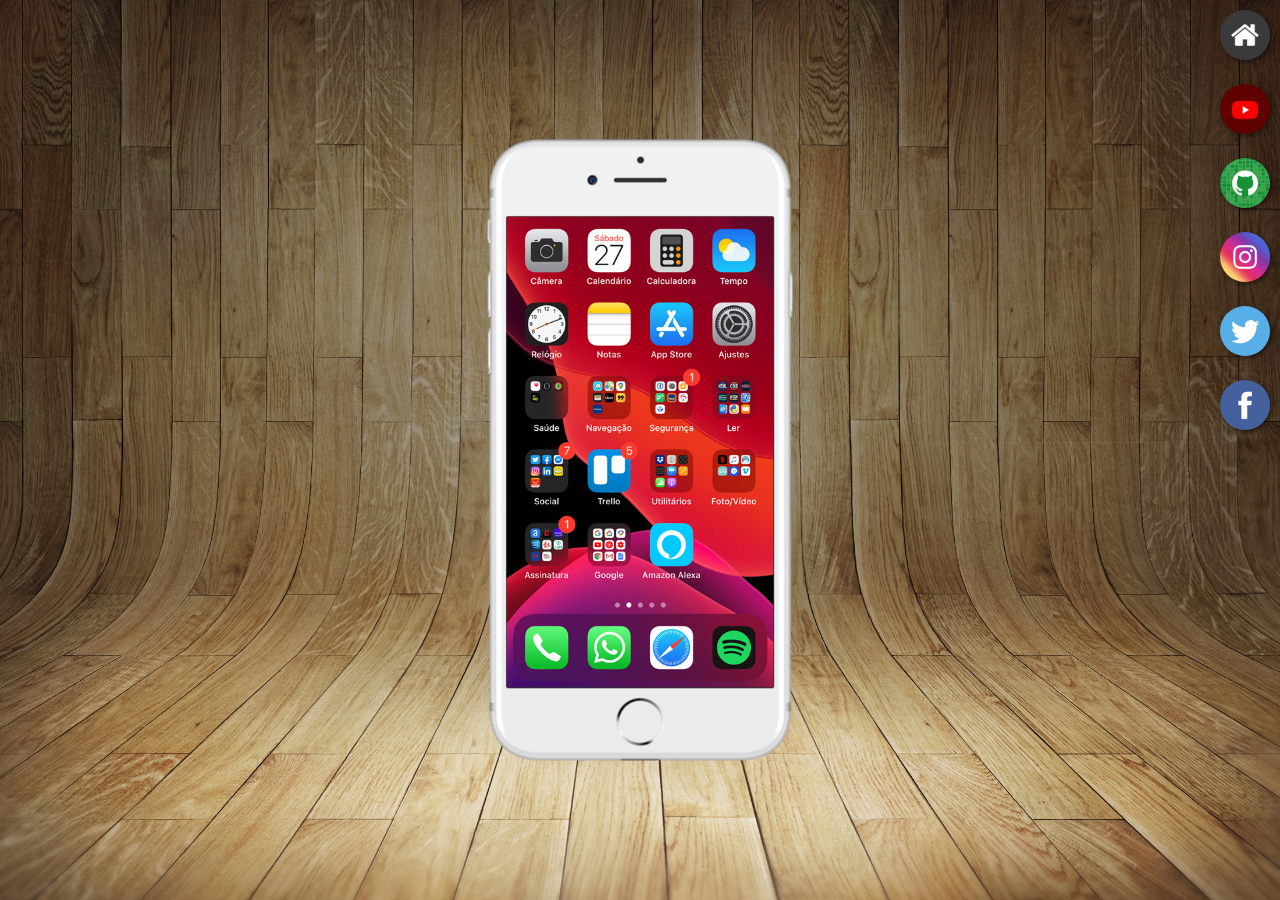
<file: index.html>
<!DOCTYPE html>
<html lang="pt-br">
<head>
  <meta charset="UTF-8">
  <meta http-equiv="X-UA-Compatible" content="IE=edge">
  <meta name="viewport" content="width=device-width, initial-scale=1.0">
  <title>Projeto Redes Sociais</title>
  <link rel="shortcut icon" href="./imagens/favicon.ico" type="image/x-icon">
  <link rel="stylesheet" href="./css/style.css">
</head>
<body>
  <main>
    <section id="telefone">
      <iframe src="./paginas/home.html" name="tela" id="tela" frameborder="0">
        <p>Seu navegador não é compatível com iframe! :(</p>
      </iframe>
    </section>

    <section id="redes-sociais">
      <a href="./paginas/home.html" target="tela"><img src="./imagens/logo-home.jpg" alt="Home"></a><br>
      <a href="./paginas/pag-youtube.html" target="tela"><img src="./imagens/logo-youtube.jpg" alt="YouTube"></a><br>
      <a href="./paginas/pag-github.html" target="tela"><img src="./imagens/logo-github.jpg" alt="GitHub"></a><br>
      <a href="./paginas/pag-instagram.html" target="tela"><img src="./imagens/logo-instagram.jpg" alt="Instagram"></a><br>
      <a href="./paginas/pag-twitter.html" target="tela"><img src="./imagens/logo-twitter.jpg" alt="Twitter"></a><br>
      <a href="./paginas/pag-facebook.html" target="tela"><img src="./imagens/logo-facebook.jpg" alt="Facebook"></a>
    </section>
  </main>
</body>
</html>
</file>
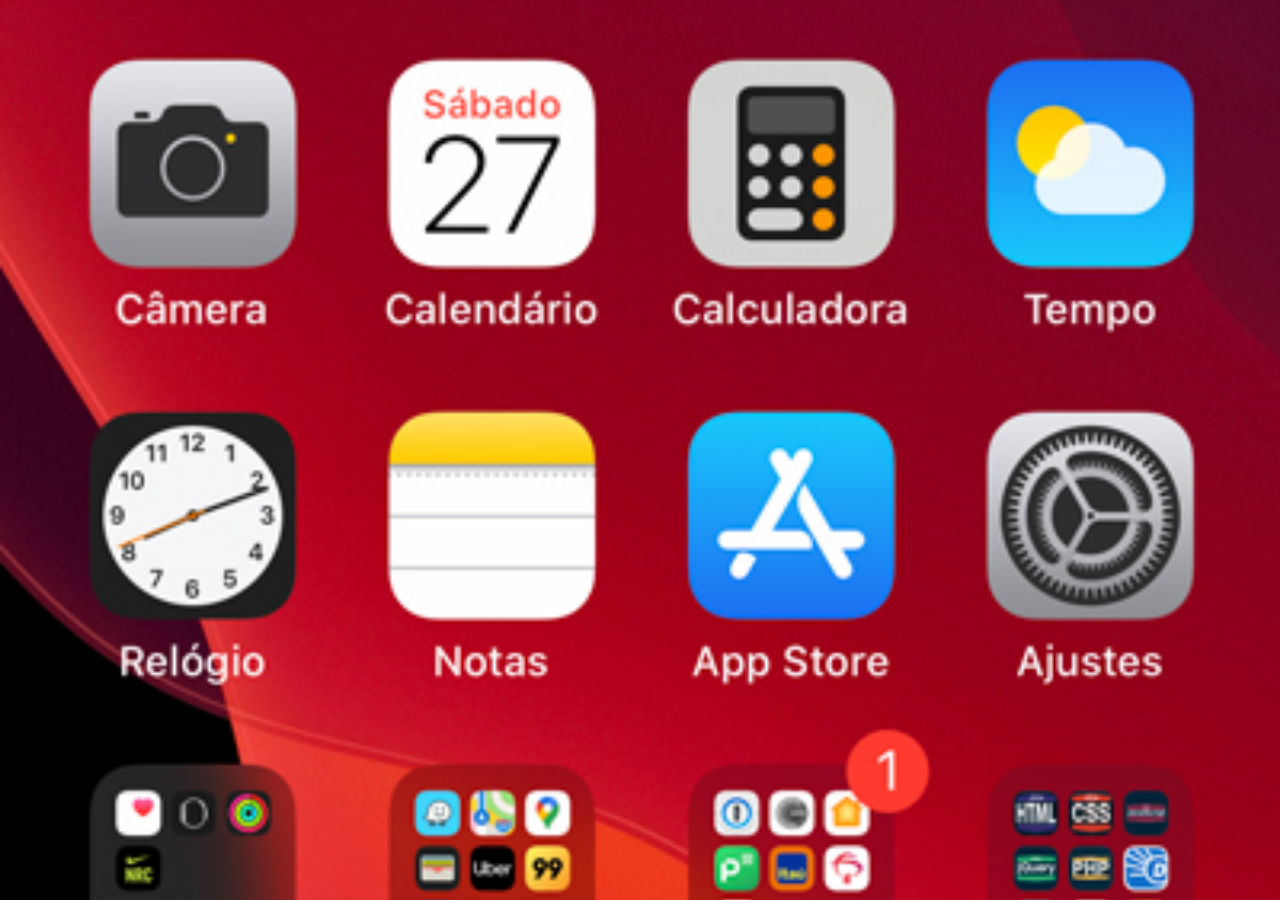
<file: paginas/home.html>
<!DOCTYPE html>
<html lang="pt-br">
<head>
  <meta charset="UTF-8">
  <meta http-equiv="X-UA-Compatible" content="IE=edge">
  <meta name="viewport" content="width=device-width, initial-scale=1.0">
  <title>Home</title>
  <style>
    * {
      margin: 0;
      padding: 0;
    }

    body {
      width: 100vw;
      height: 100vh;
      background: black url('../imagens/tela-home.jpg') no-repeat top center;
      background-size: cover;
    }
  </style>
</head>
<body>
  
</body>
</html>
</file>
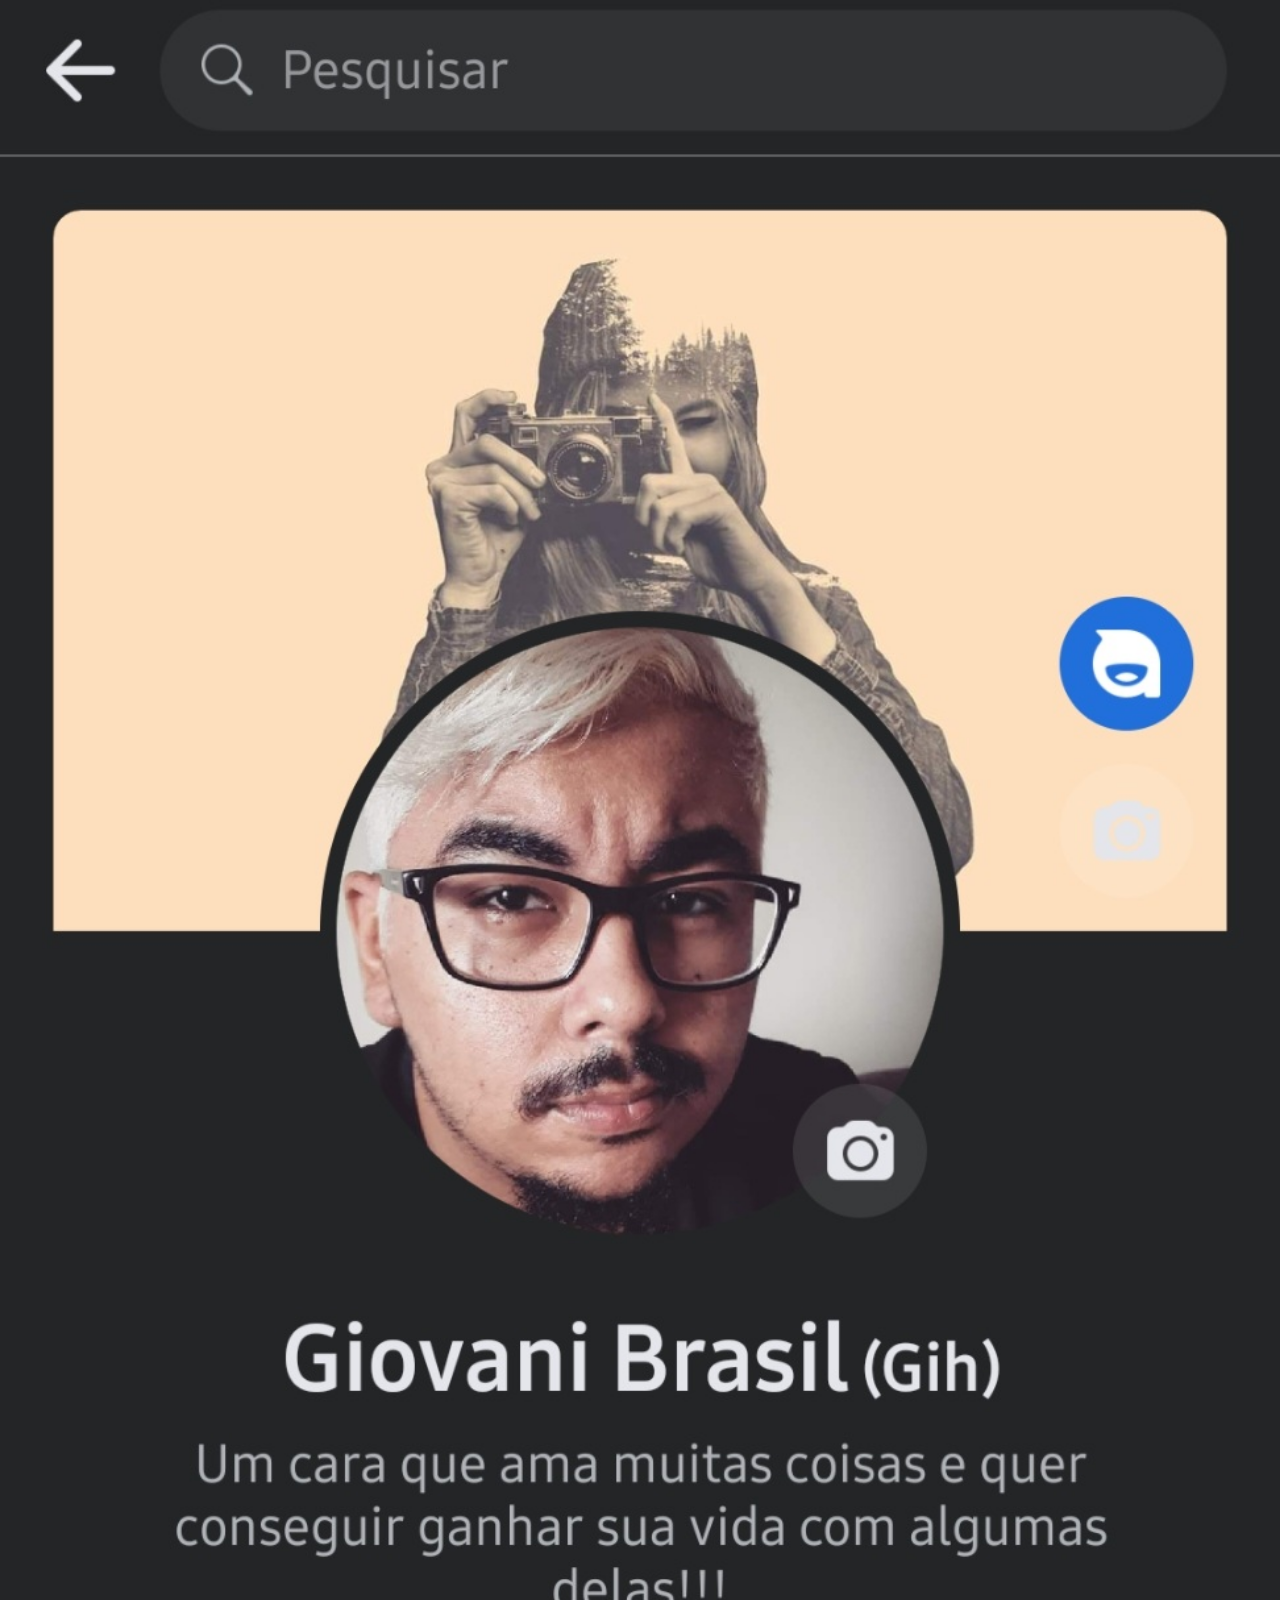
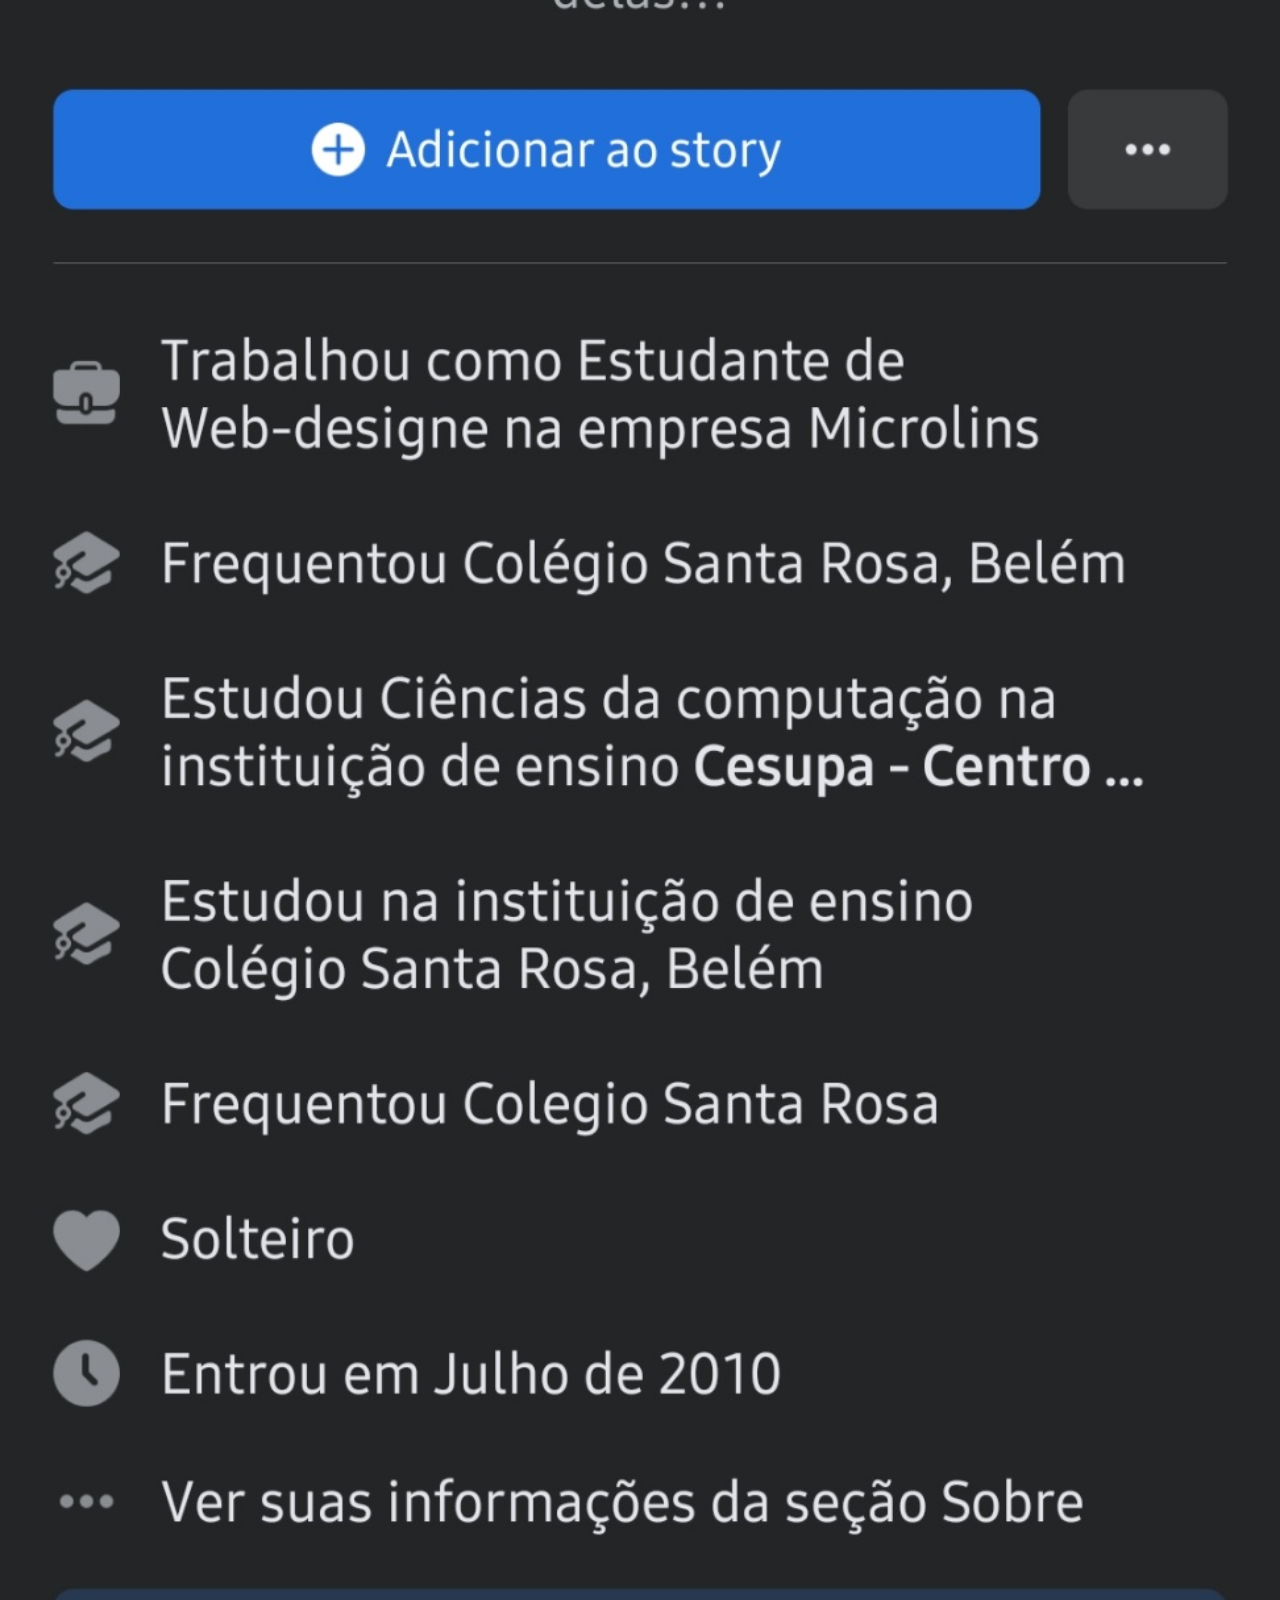
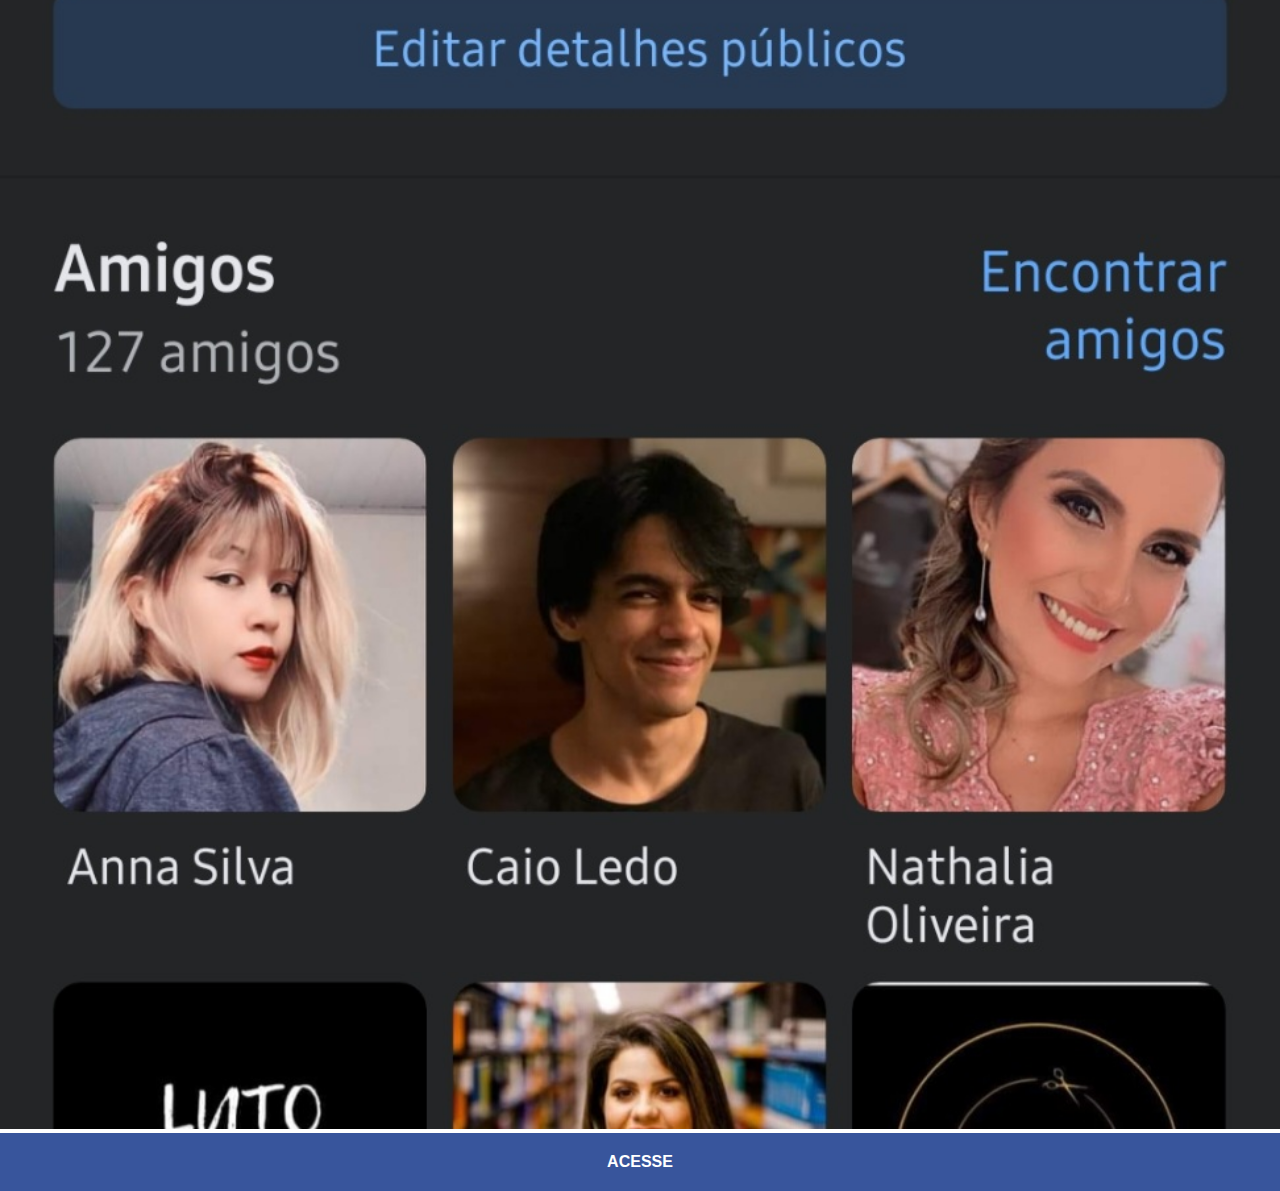
<file: paginas/pag-facebook.html>
<!DOCTYPE html>
<html lang="pt-br">
<head>
  <meta charset="UTF-8">
  <meta http-equiv="X-UA-Compatible" content="IE=edge">
  <meta name="viewport" content="width=device-width, initial-scale=1.0">
  <title>Facebook</title>
  <link rel="stylesheet" href="../css/social.css">
</head>
<body>
  <img src="../imagens/tela-facebook.jpg" alt="Facebook">
  <a href="https://pt-br.facebook.com/giovani.brasil27" target="_blank" class="facebook">ACESSE</a>
</body>
</html>
</file>
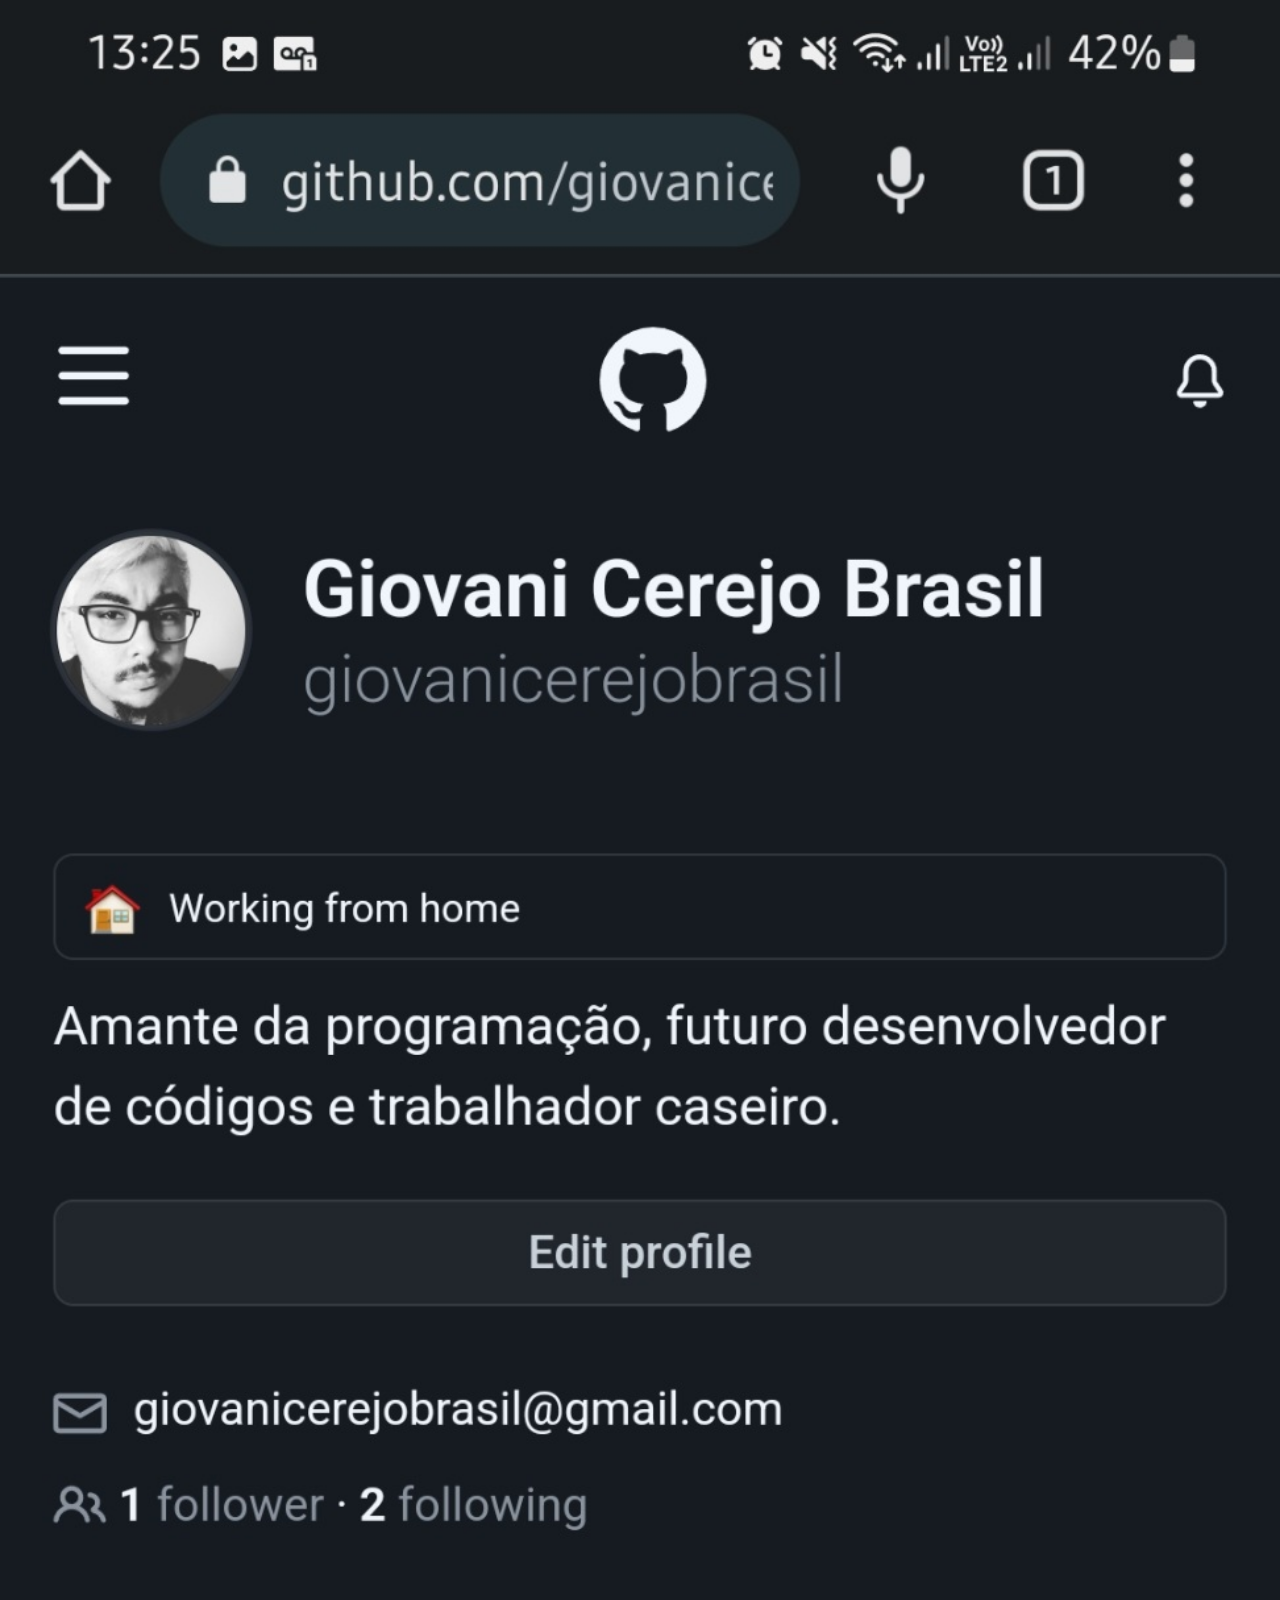
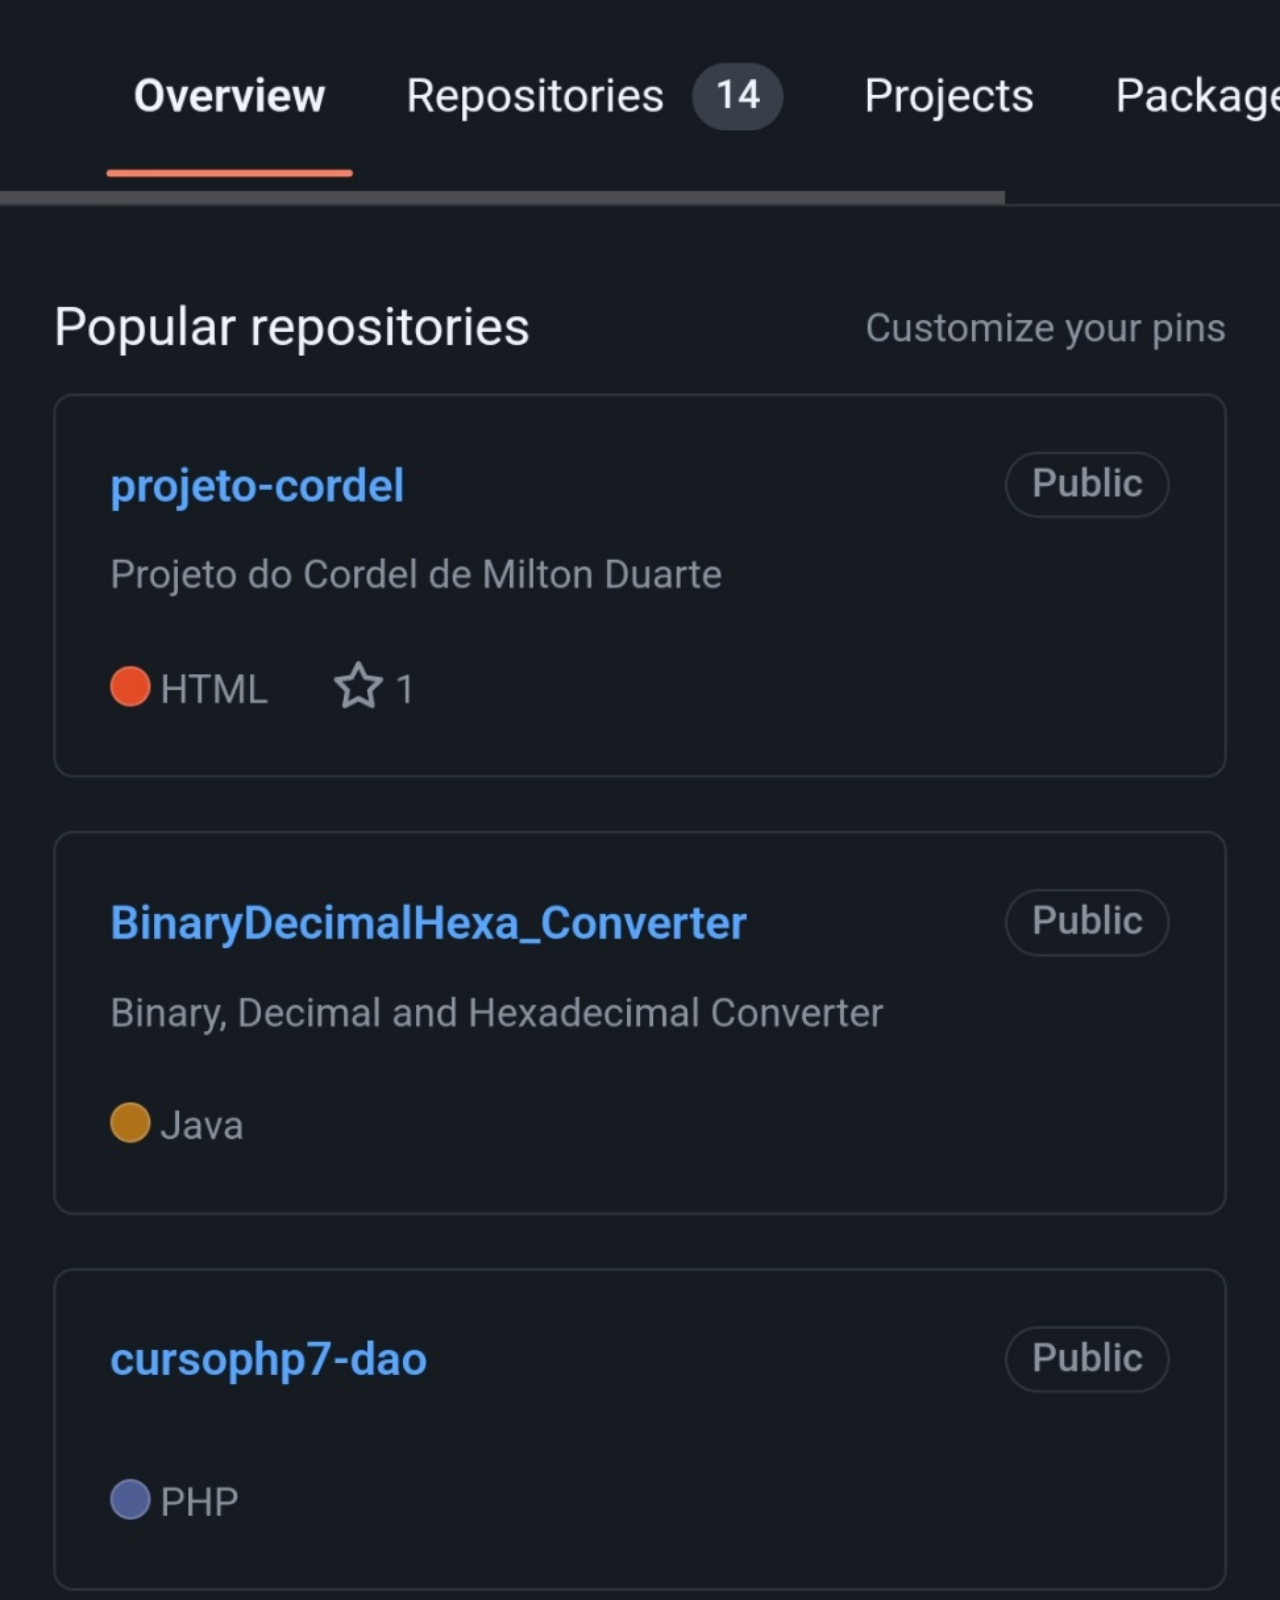
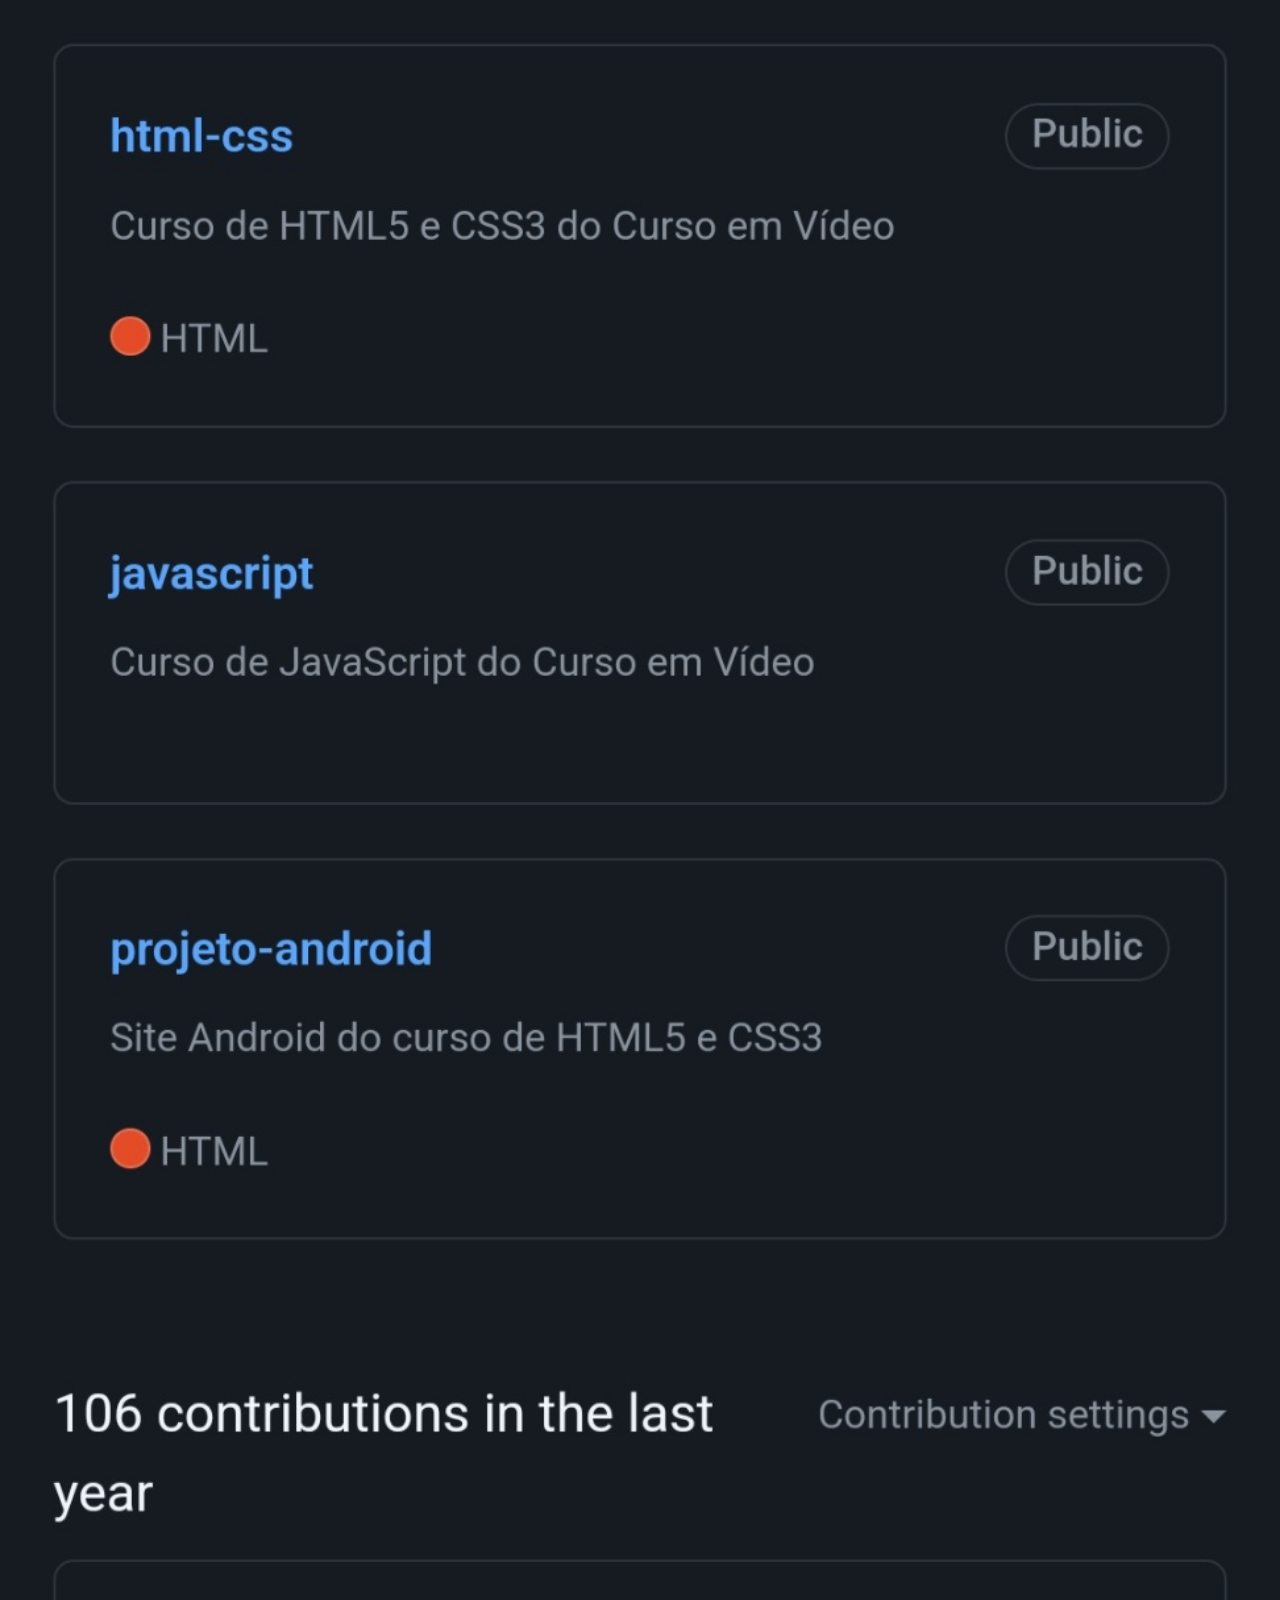
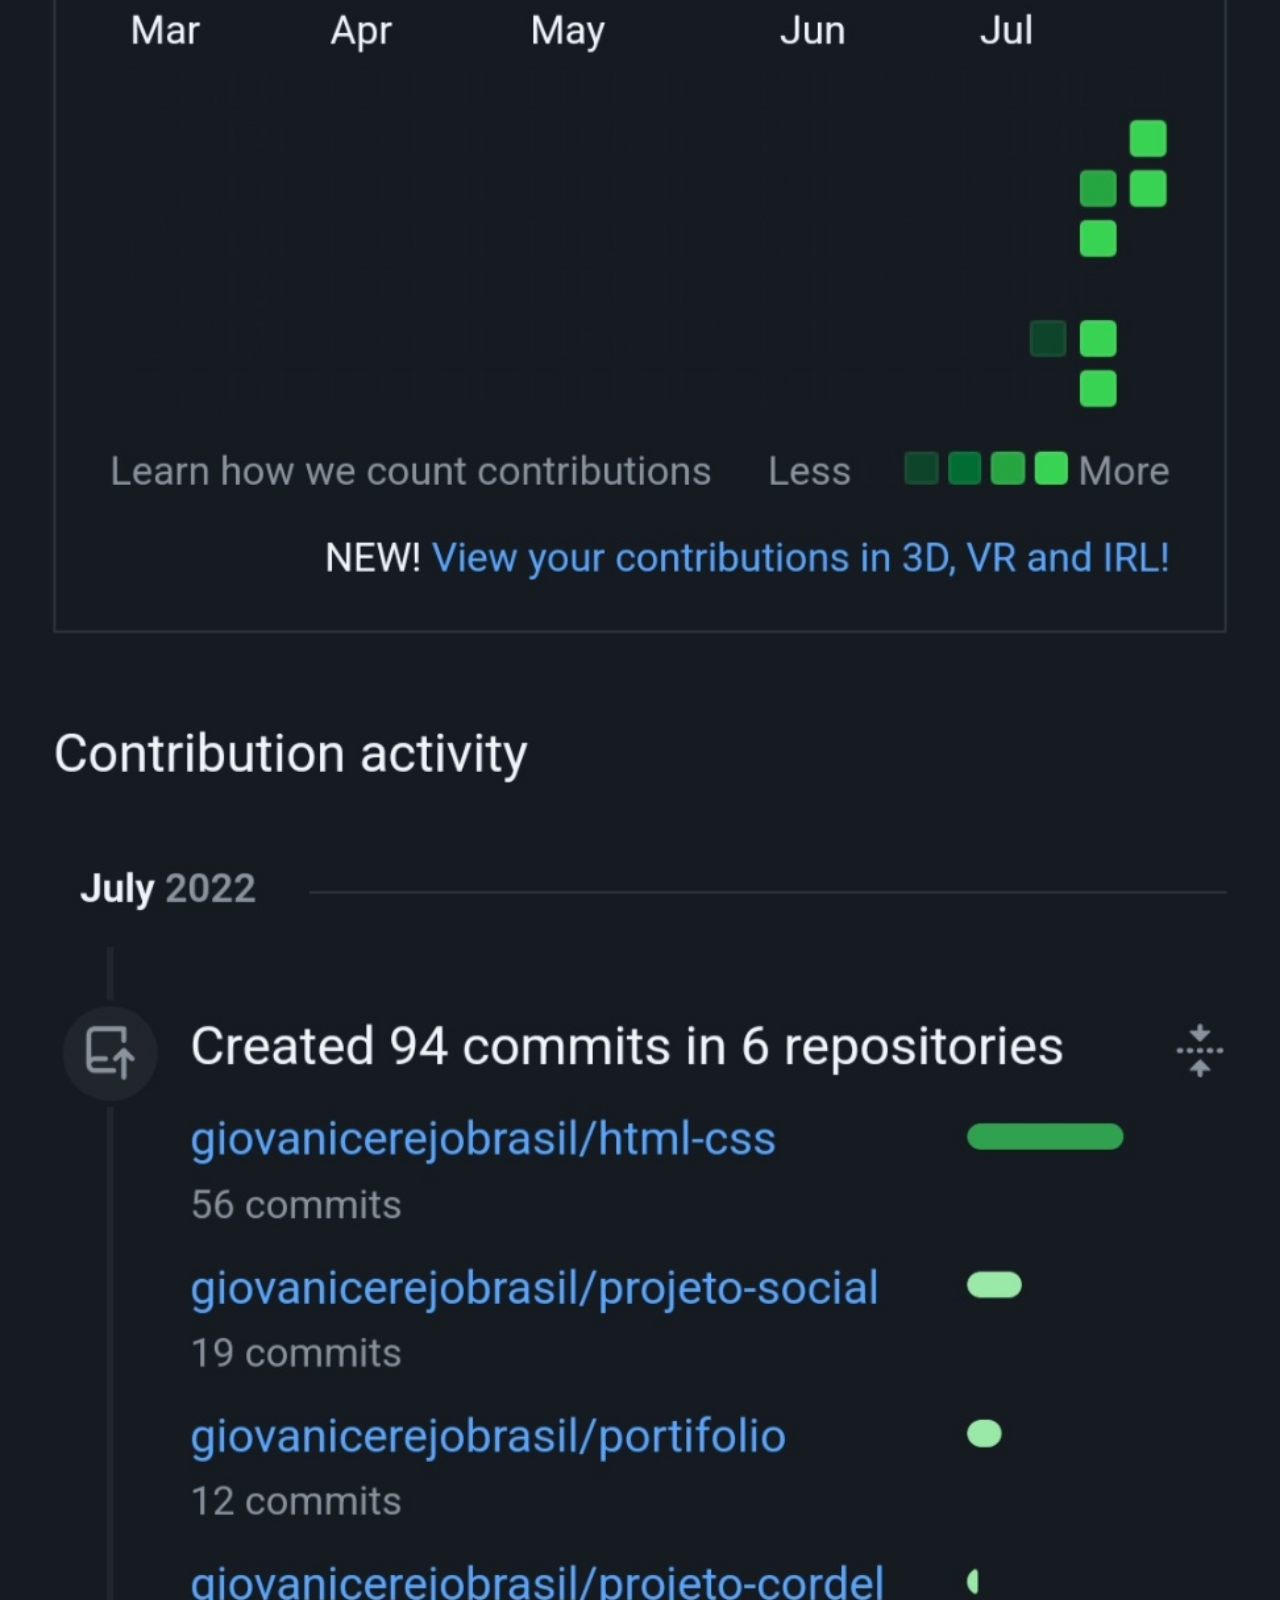
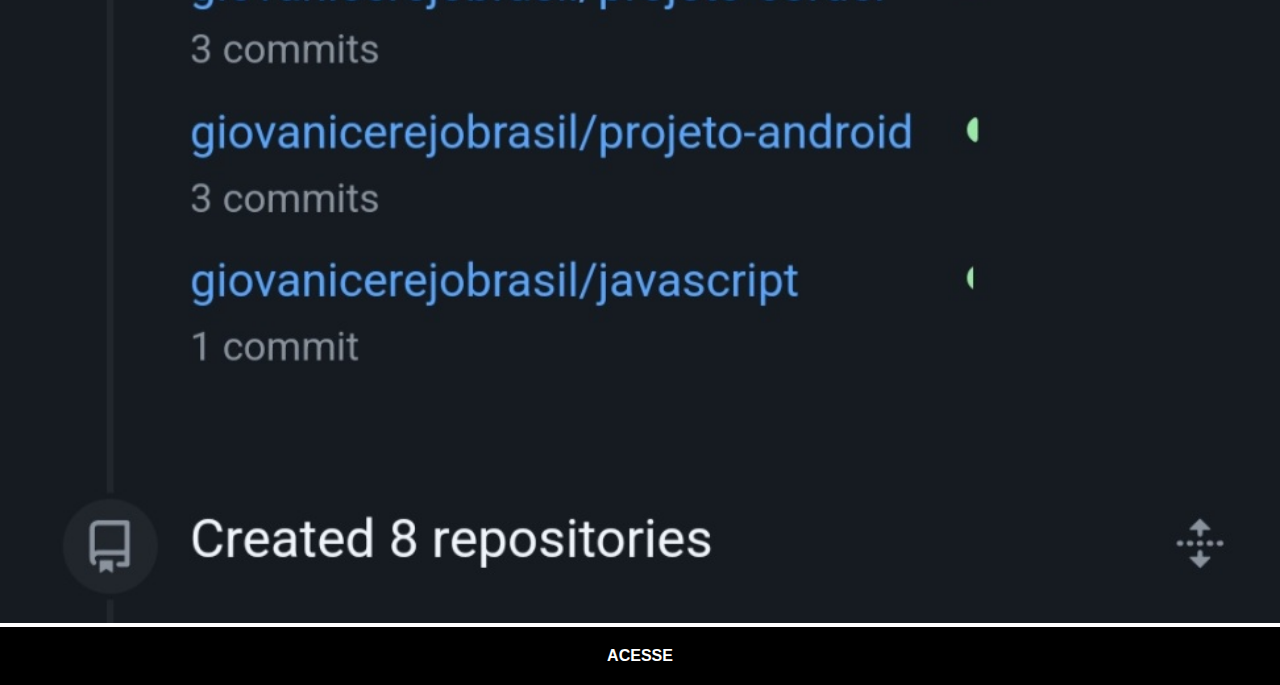
<file: paginas/pag-github.html>
<!DOCTYPE html>
<html lang="en">
<head>
  <meta charset="UTF-8">
  <meta http-equiv="X-UA-Compatible" content="IE=edge">
  <meta name="viewport" content="width=device-width, initial-scale=1.0">
  <title>GitHub</title>
  <link rel="stylesheet" href="../css/social.css">
</head>
<body>
  <img src="../imagens/tela-github.jpg" alt="GitHub">
  <a href="https://github.com/giovanicerejobrasil" target="_blank" class="github">ACESSE</a>
</body>
</html>
</file>
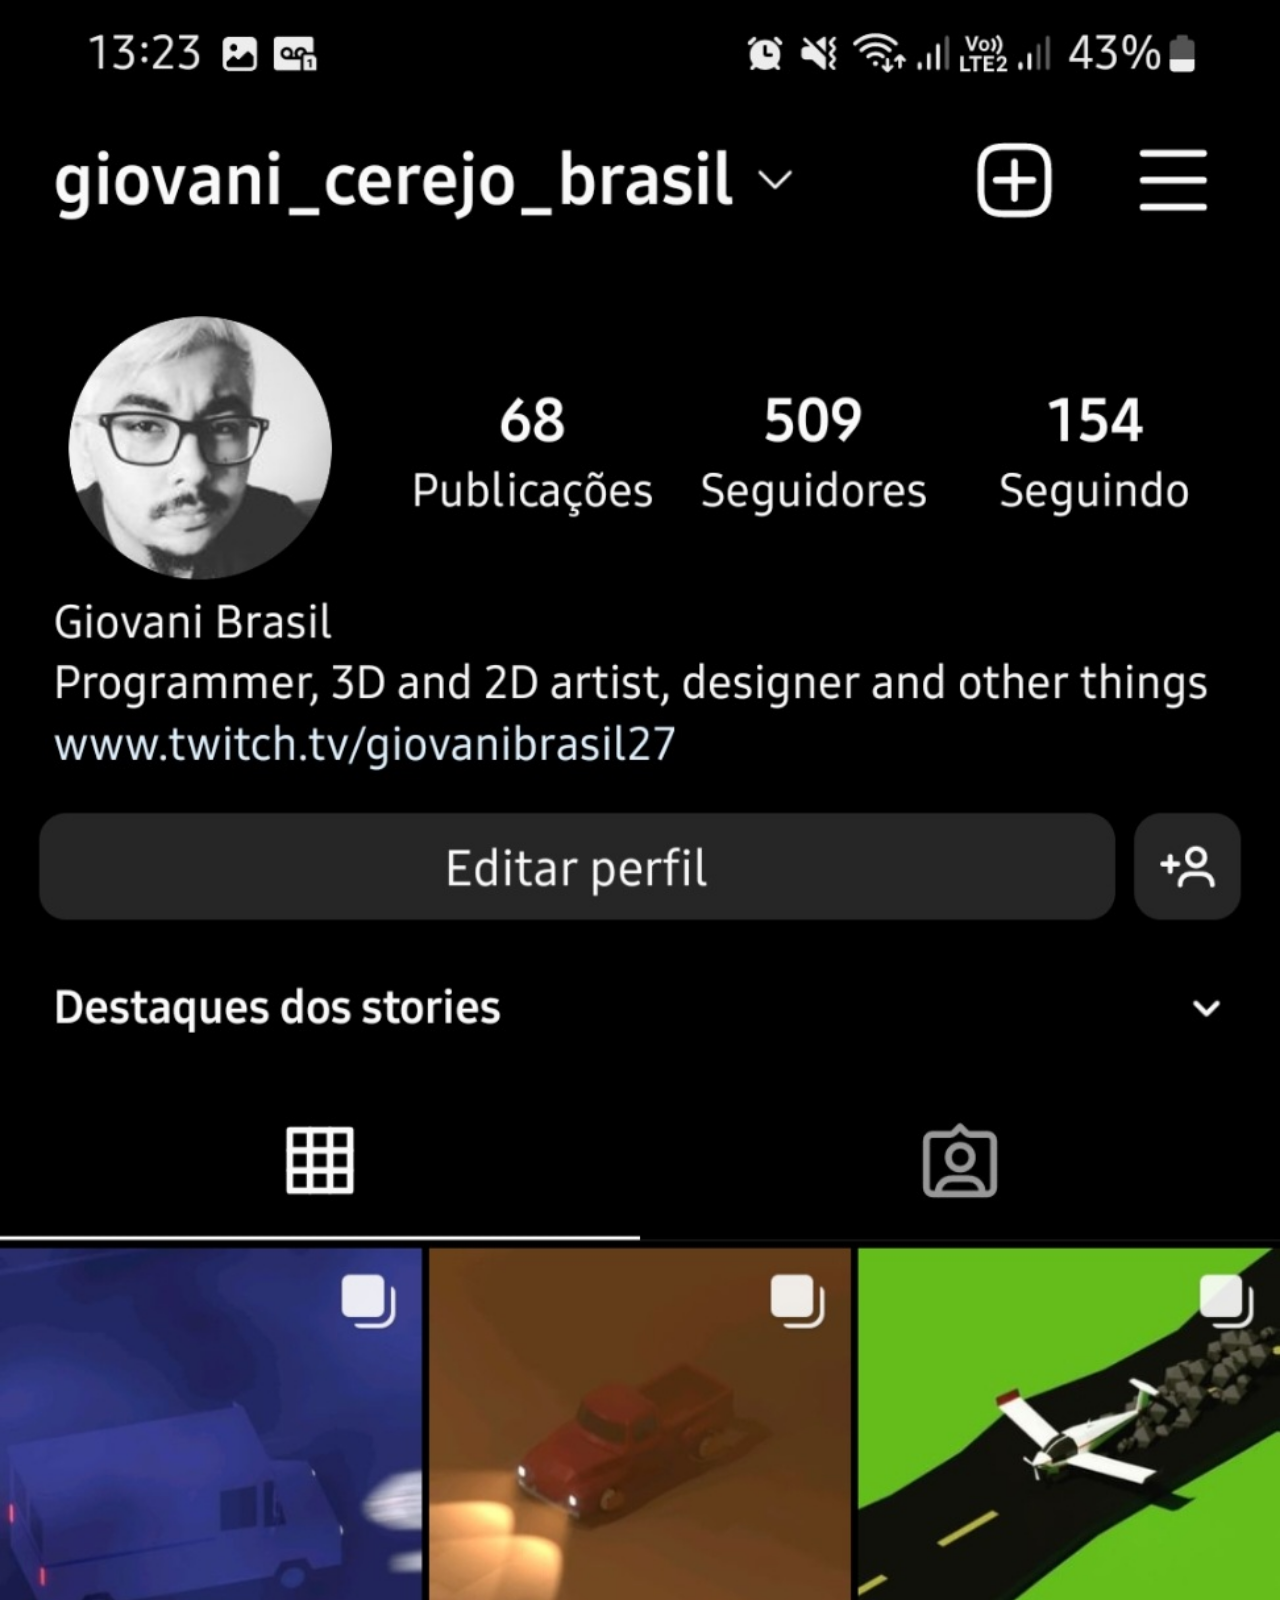
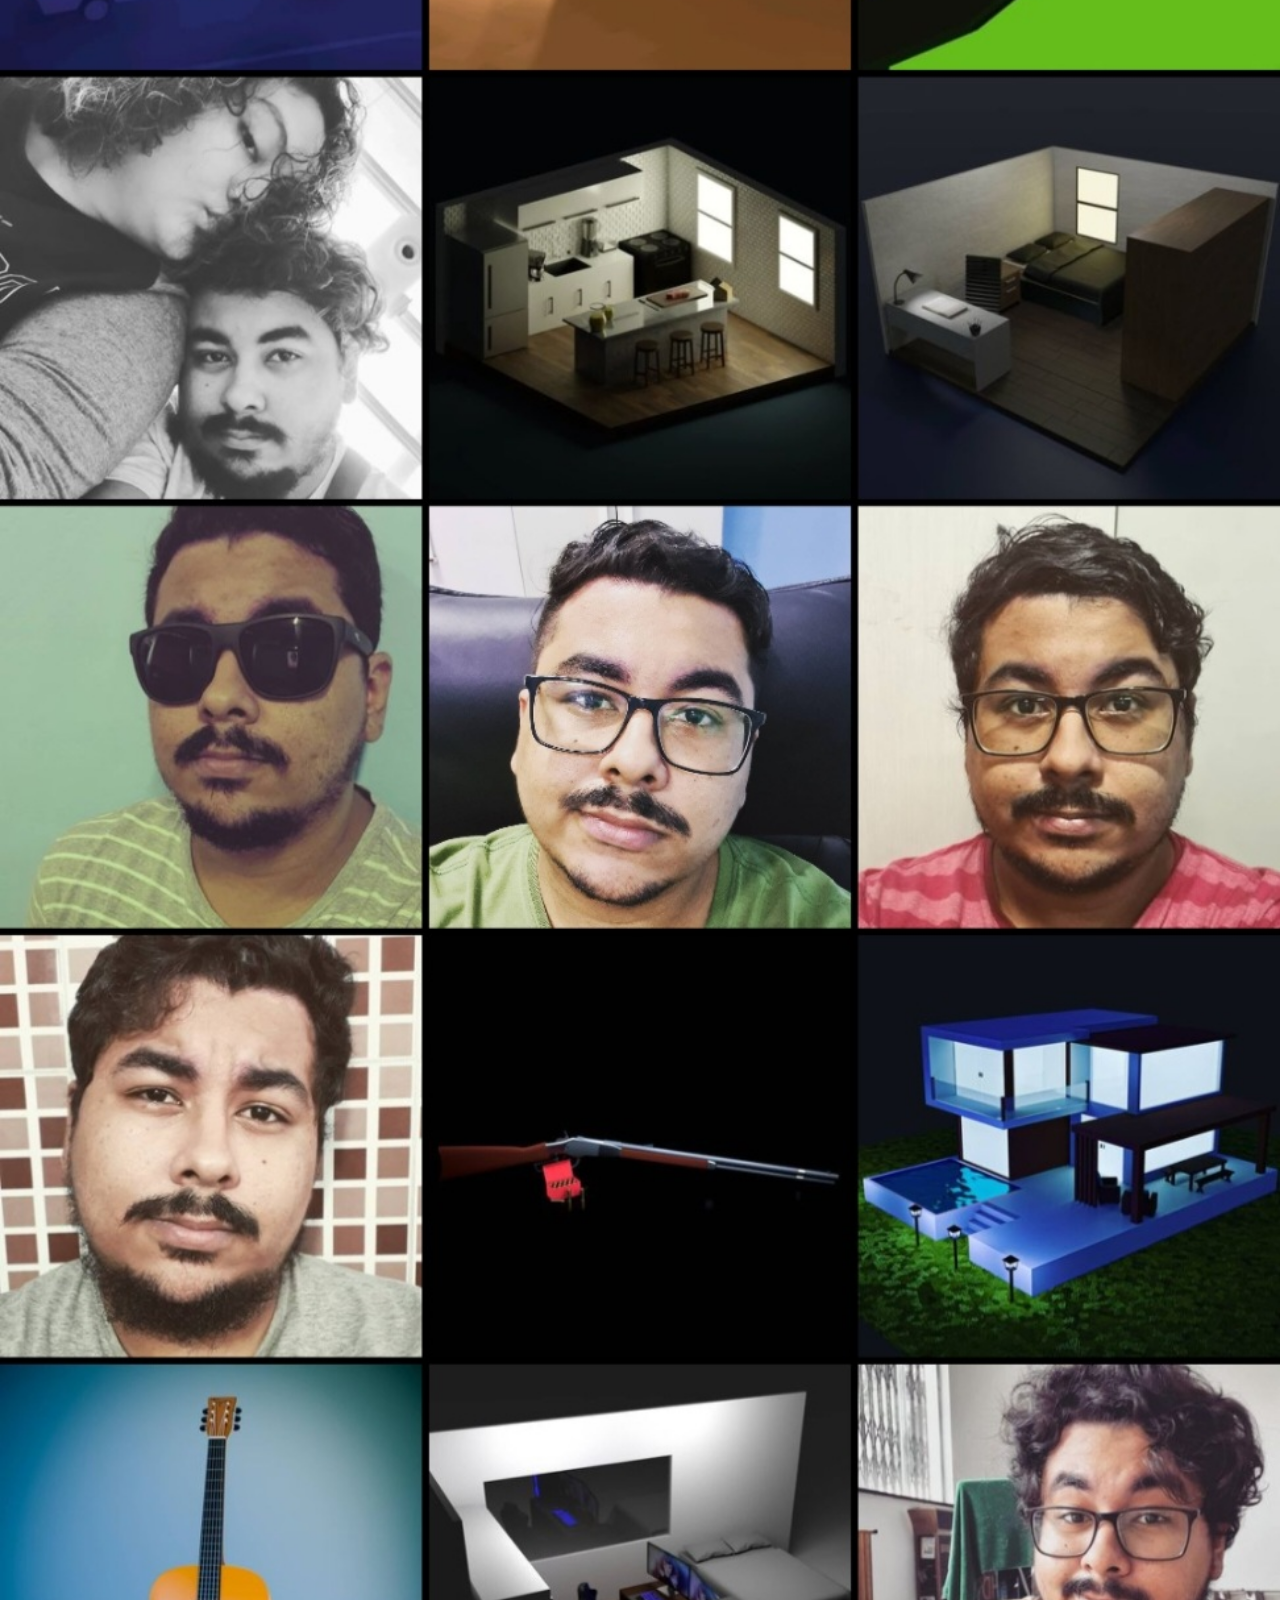
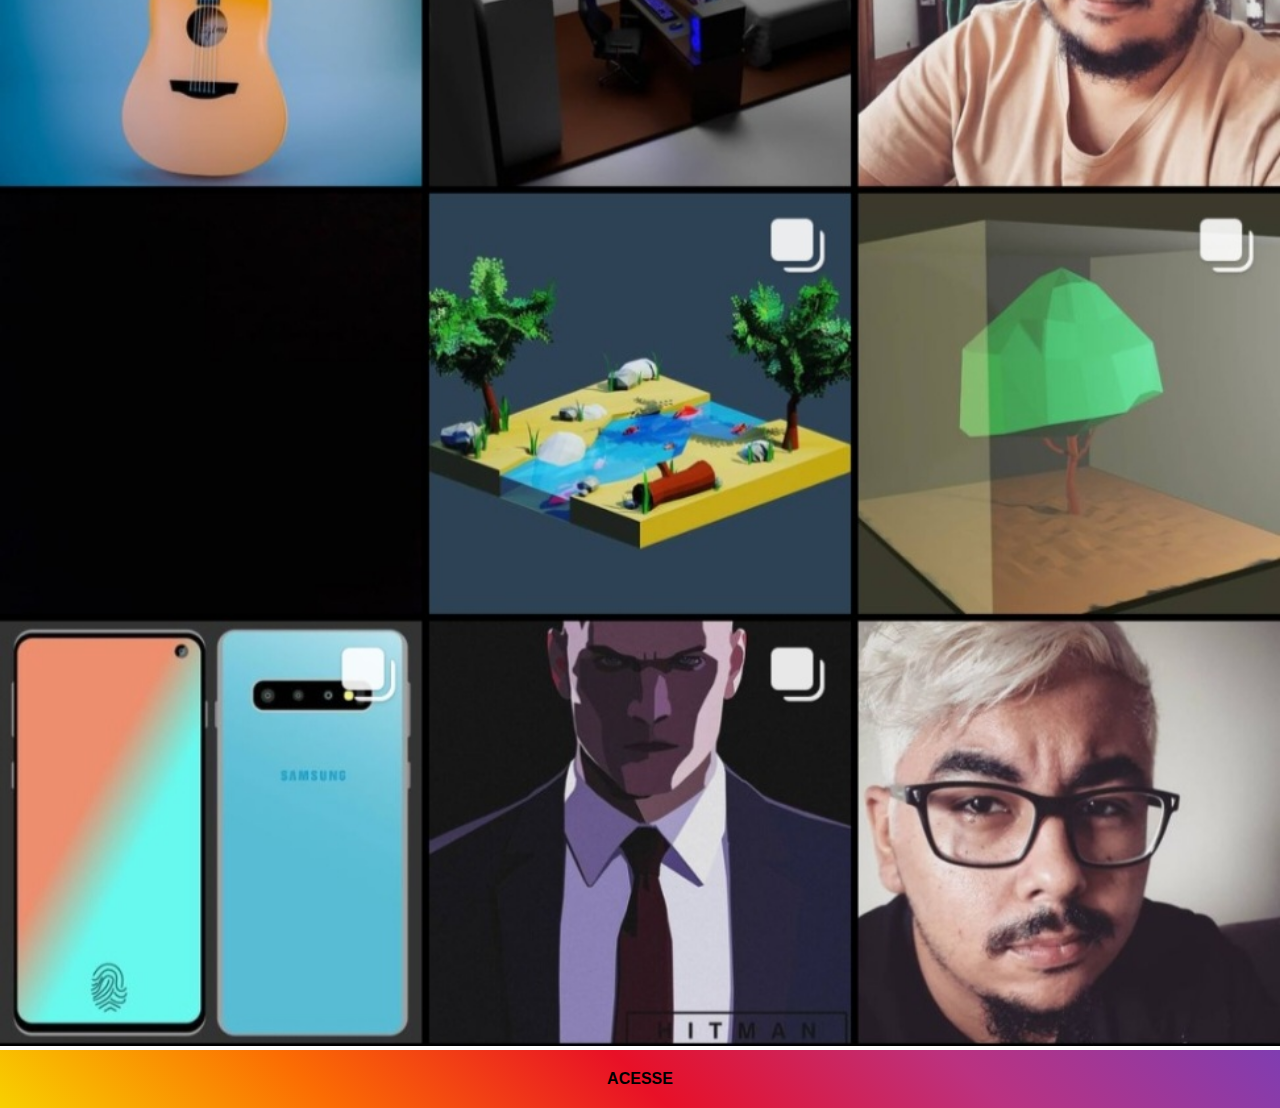
<file: paginas/pag-instagram.html>
<!DOCTYPE html>
<html lang="pt-br">
<head>
  <meta charset="UTF-8">
  <meta http-equiv="X-UA-Compatible" content="IE=edge">
  <meta name="viewport" content="width=device-width, initial-scale=1.0">
  <title>Instagram</title>
  <link rel="stylesheet" href="../css/social.css">
</head>
<body>
  <img src="../imagens/tela-instagram.jpg" alt="Instagram">
  <a href="https://www.instagram.com/giovani_cerejo_brasil/" target="_blank" class="instagram">ACESSE</a>
</body>
</html>
</file>
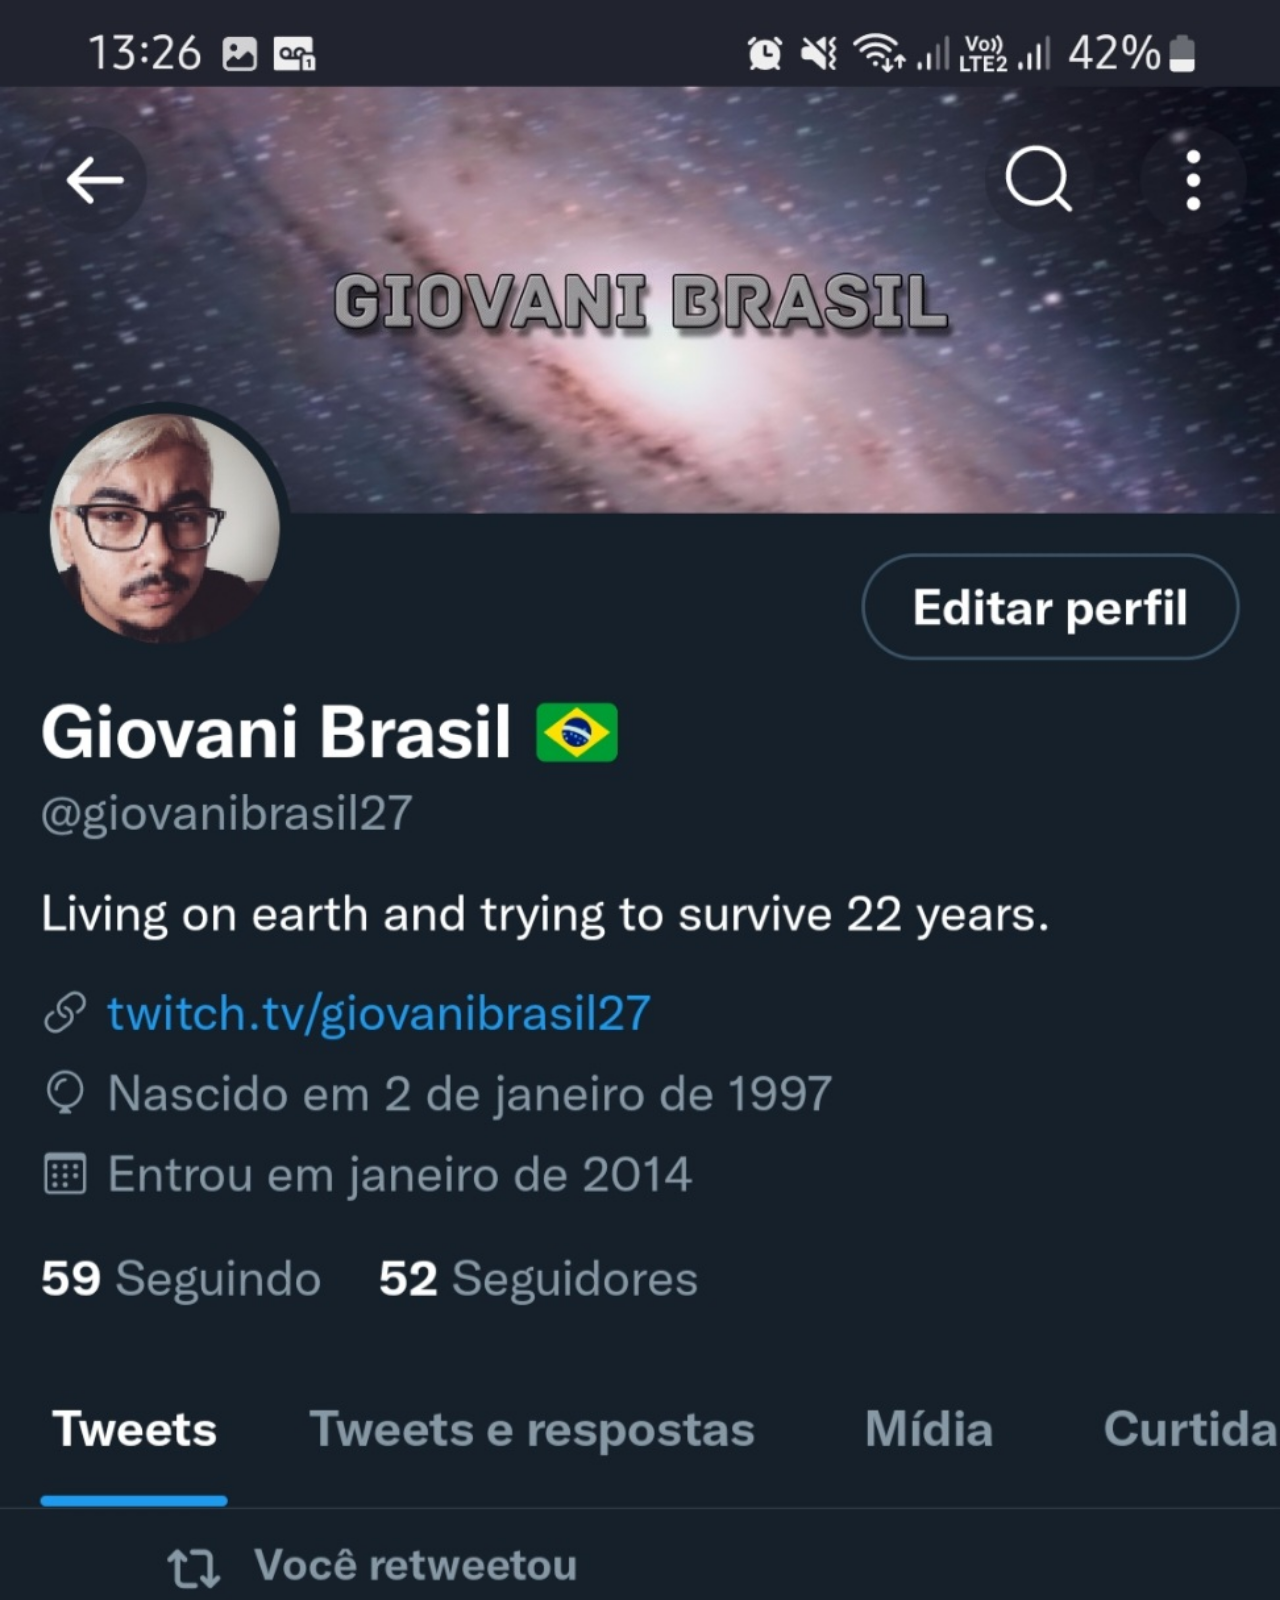
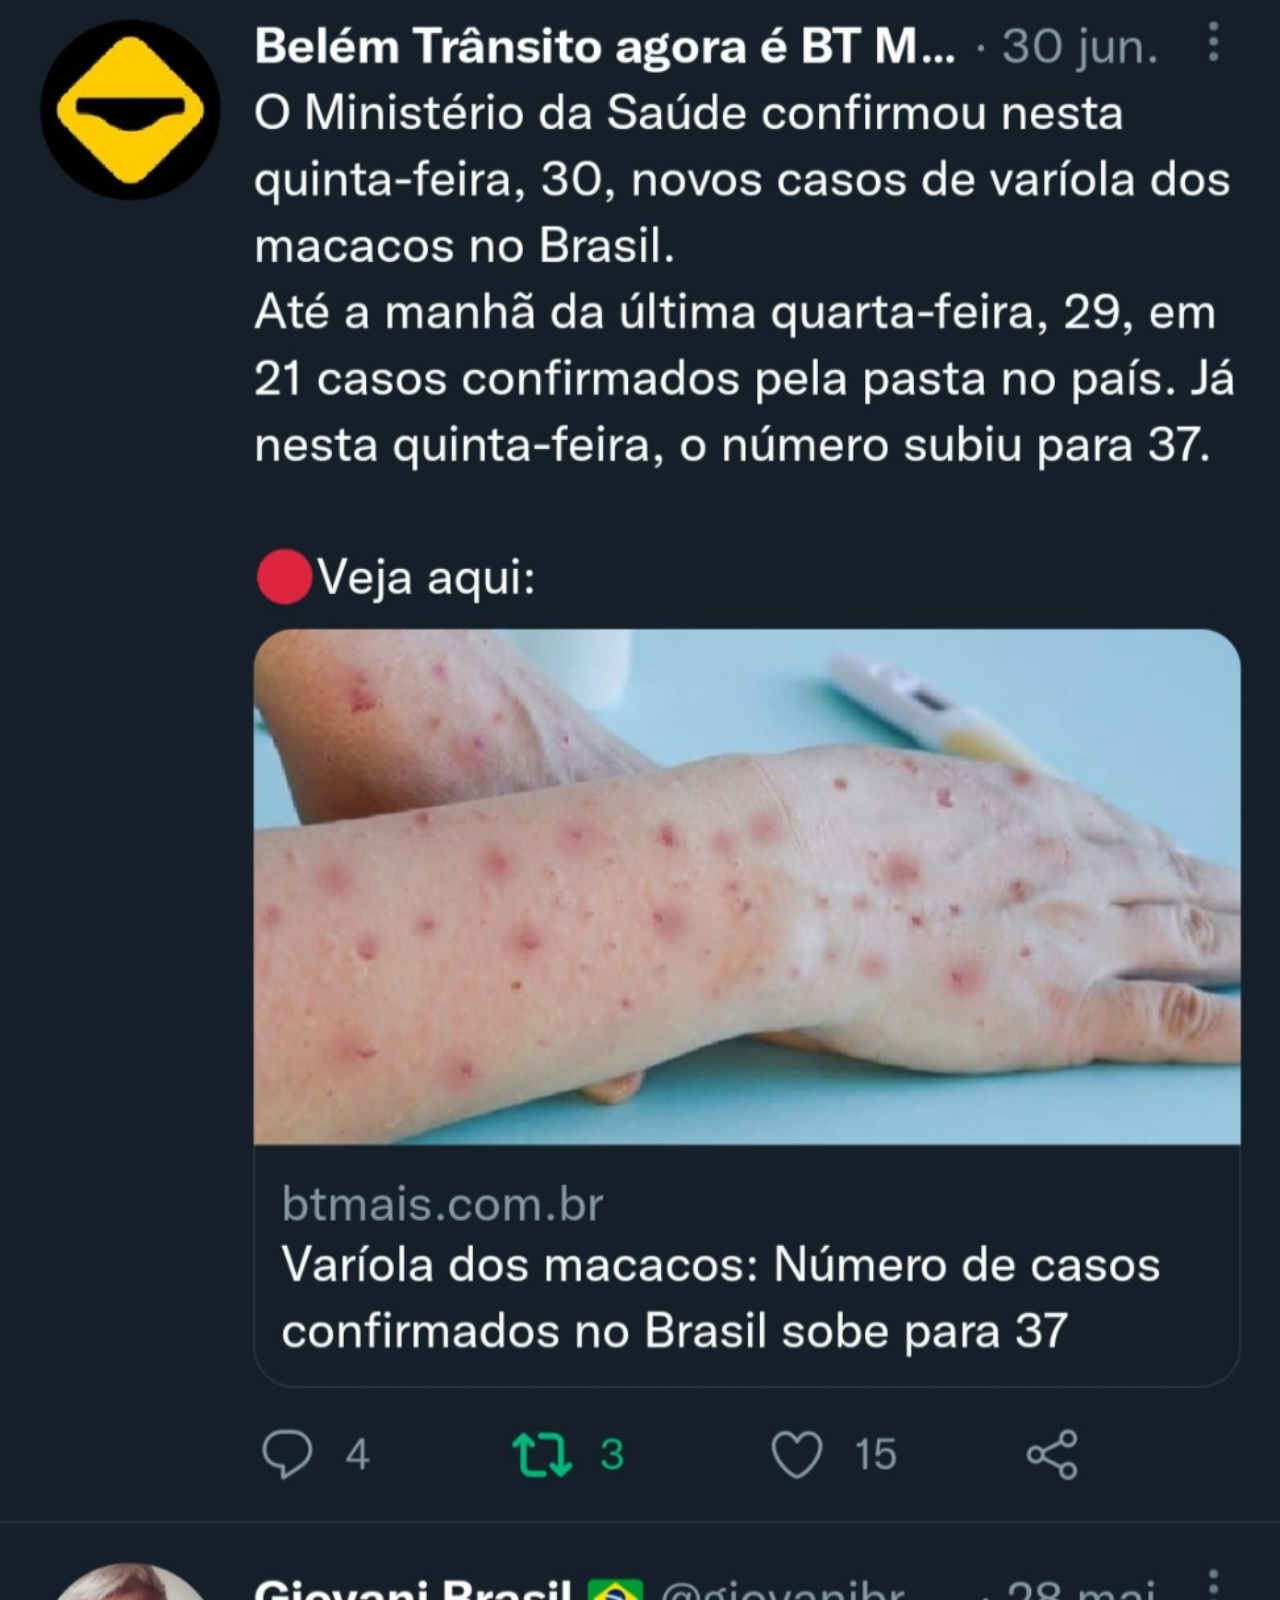
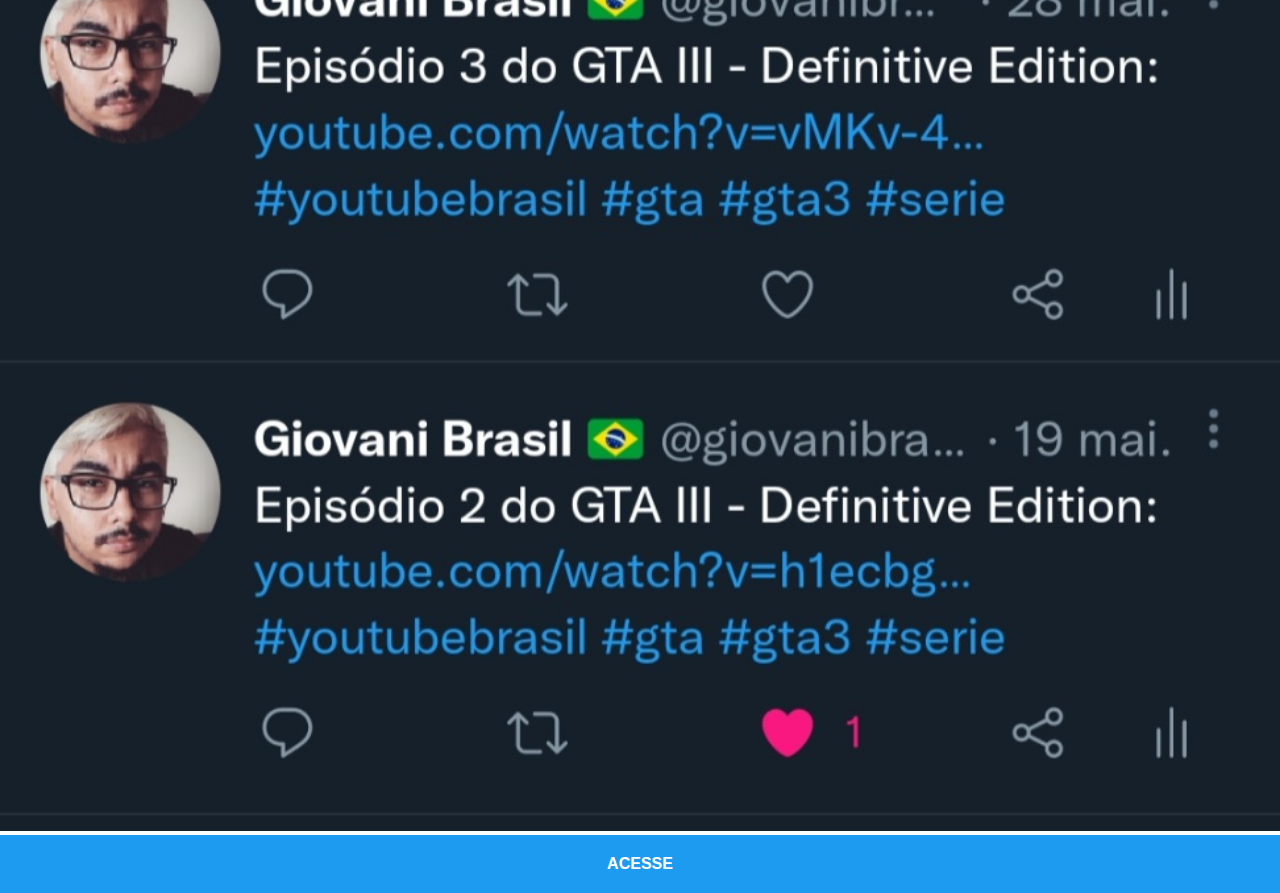
<file: paginas/pag-twitter.html>
<!DOCTYPE html>
<html lang="pt-br">
<head>
  <meta charset="UTF-8">
  <meta http-equiv="X-UA-Compatible" content="IE=edge">
  <meta name="viewport" content="width=device-width, initial-scale=1.0">
  <title>Twitter</title>
  <link rel="stylesheet" href="../css/social.css">
</head>
<body>
  <img src="../imagens/tela-twitter.jpg" alt="Twitter">
  <a href="https://twitter.com/giovanibrasil27" target="_blank" class="twitter">ACESSE</a>
</body>
</html>
</file>
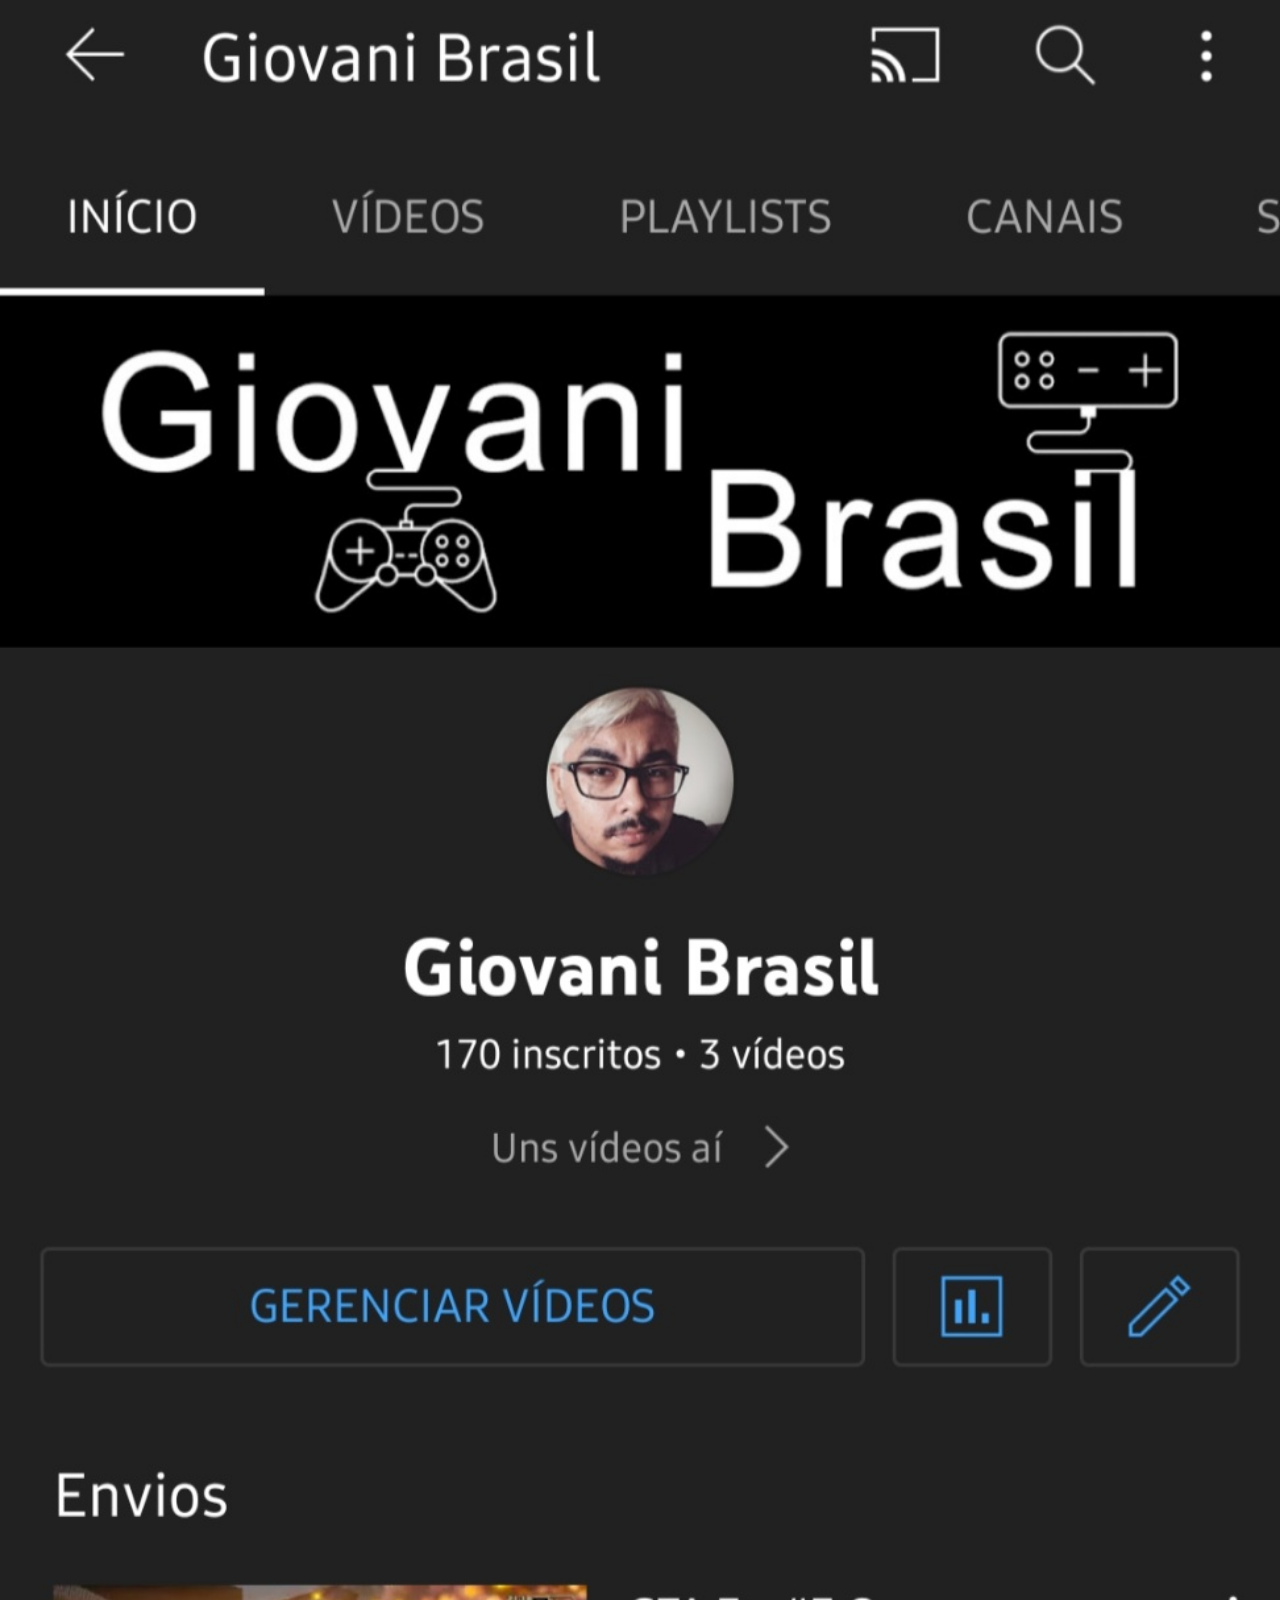
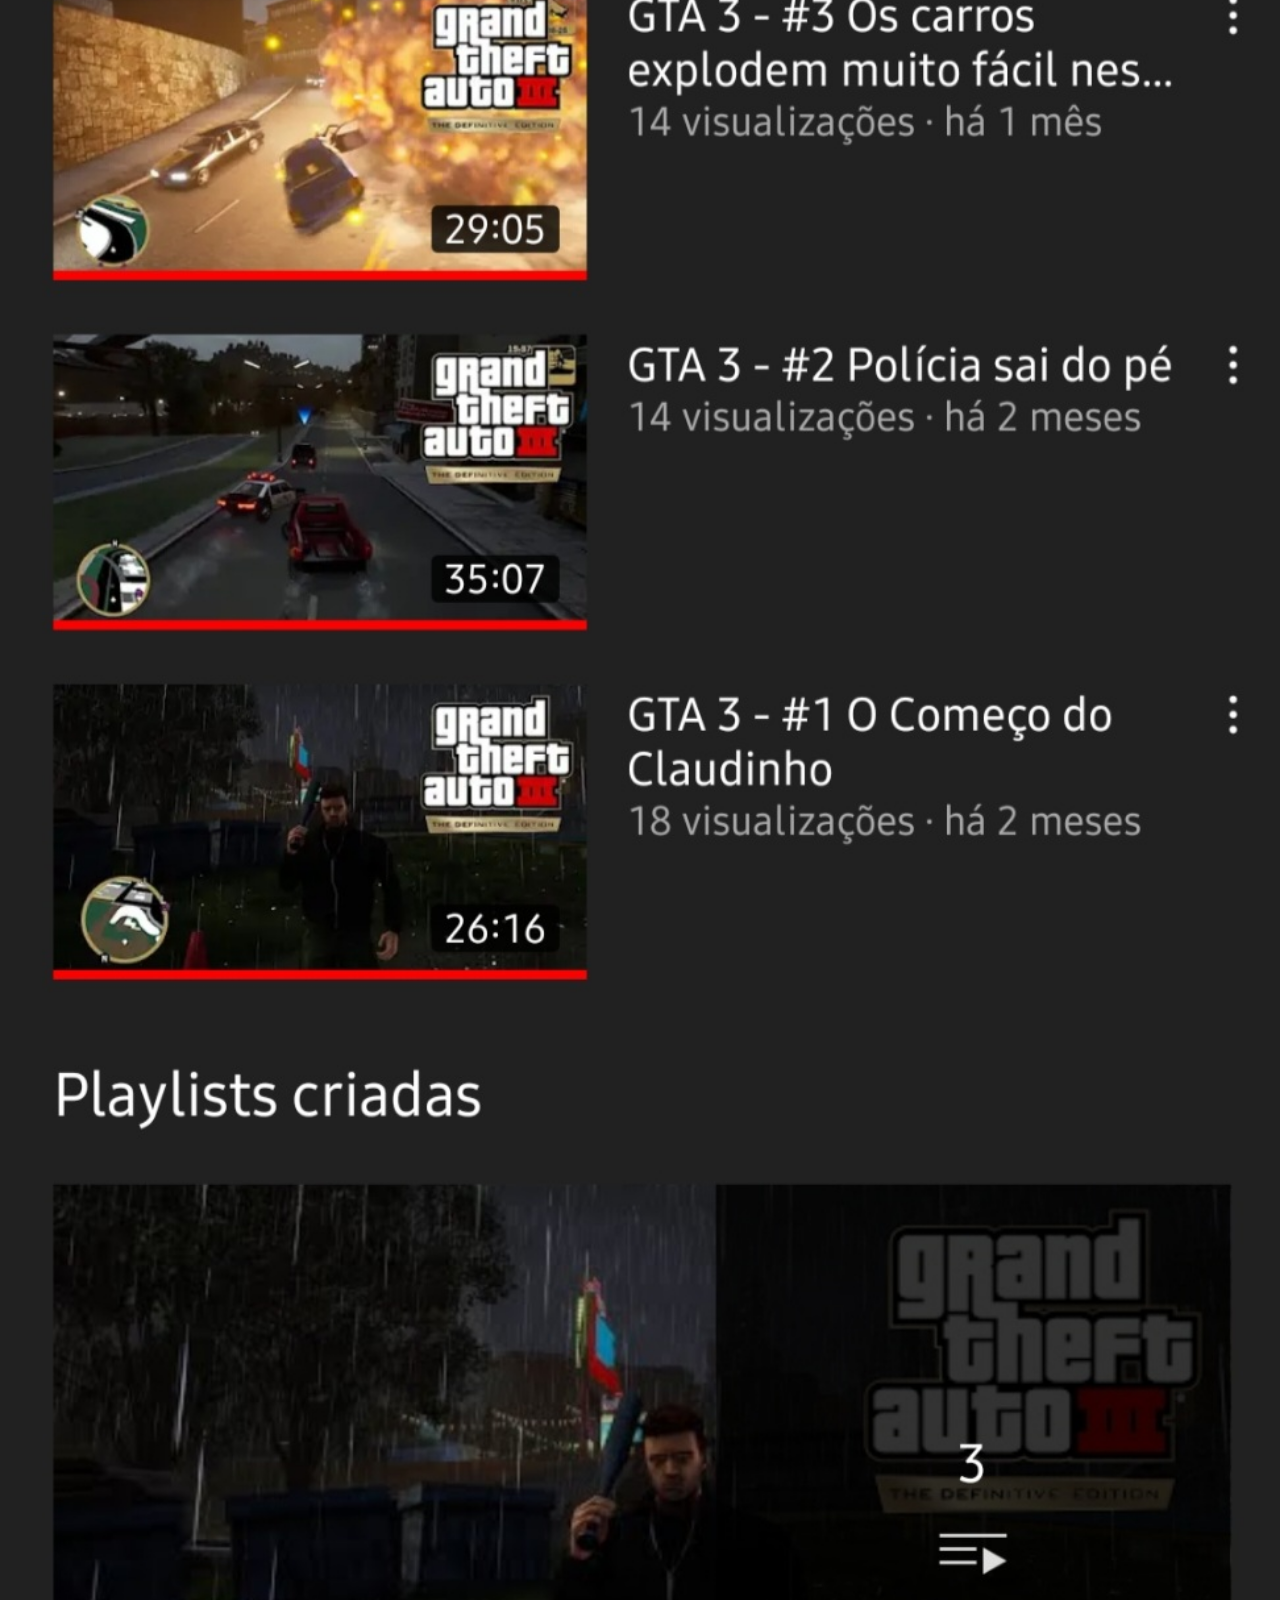
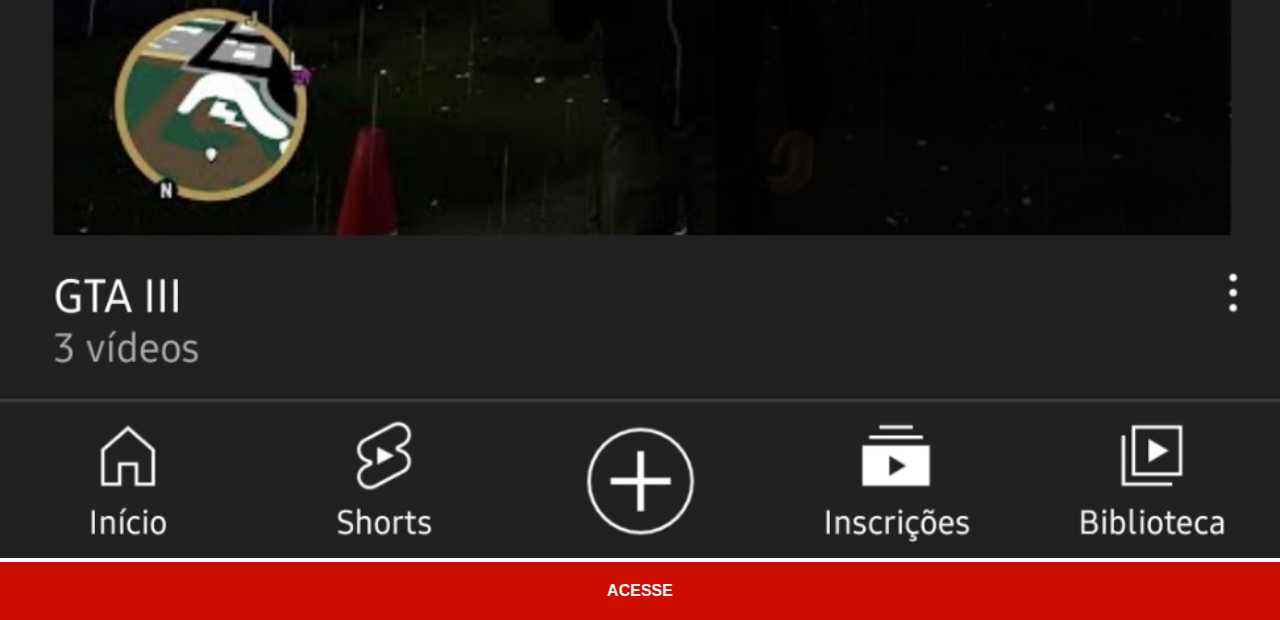
<file: paginas/pag-youtube.html>
<!DOCTYPE html>
<html lang="pt-br">
<head>
  <meta charset="UTF-8">
  <meta http-equiv="X-UA-Compatible" content="IE=edge">
  <meta name="viewport" content="width=device-width, initial-scale=1.0">
  <title>YouTube</title>
  <link rel="stylesheet" href="../css/social.css">
</head>
<body>
  <img src="../imagens/tela-youtube.jpg" alt="YouTube">
  <a href="https://www.youtube.com/c/giovanibrasiloficial" target="_blank" class="youtube">ACESSE</a>
</body>
</html>
</file>
<file: css/style.css>
@charset 'UTF8';

* {
  margin: 0;
  padding: 0;
  font-family: Arial, Helvetica, sans-serif;
}

html, body {
  height: 100vh;
  width: 100vw;
  background-color: black;
}

body {
  background: url('../imagens/fundo-madeira.jpg') no-repeat top center;
  background-size: cover;
  background-attachment: fixed;
}

main {
  position: relative;
  height: 100vh;
}

section#telefone {
  position: absolute;
  z-index: 0;
  top: 50%;
  left: 50%;
  transform: translate(-50%, -50%);

  height: 627px;
  width: 311px;
  background: url('../imagens/frame-iphone.png') no-repeat;
}

iframe#tela {
  position: relative;
  z-index: 0;
  top: 80px;
  left: 22px;
  width: 267px;
  height: 471px;
}

section#redes-sociais {
  z-index: 1;
  text-align: right;
}

section#redes-sociais img{
  width: 50px;
  margin: 10px;
  border-radius: 50%;
  box-shadow: 2px 2px 5px rgba(0, 0, 0, 0.5);
  box-sizing: border-box;
}

section#redes-sociais img:hover {
  border: 2px solid rgba(255, 255, 255, 0.6);
  transform: translate(-5px, -5px);
  box-shadow: 5px 5px 10px rgba(0, 0, 0, 0.5);
  transition: transform .3s, border .4s;
}
</file>
<file: css/social.css>
* {
  margin: 0;
  padding: 0;
  font-family: Arial, Helvetica, sans-serif;
}

::-webkit-scrollbar {
  width: 0;
  height: 0;
}

img {
  width: 100vw;
  margin: 0;
}

a {
  display: block;
  margin: 0;
  padding: 20px;
  text-align: center;
  font-weight: bold;
  text-decoration: none;
}

a.youtube {
  background-color: #CC0E00;
  color: white;
}

a.youtube:hover {
  background-color: #FF1500;
}

a.github {
  background-color: black;
  color: white;
}

a.github:hover {
  background-color: white;
  color: black;
}

a.instagram {
  background-color: white;
  background-image: linear-gradient(45deg, #F8D000, #FB6C03, #E81027, #BB3280, #803DB1);
  color: black;
}

a.instagram:hover {
  background-image: linear-gradient(45deg, hsla(50, 100%, 49%, 0.85), rgba(252, 107, 3, 0.85), rgba(232, 16, 38, 0.85), rgba(187, 50, 128, 0.85), rgba(129, 61, 177, 0.85));
  color: white;
}

a.twitter {
  background-color: #1D9BF0;
  color: white;
}

a.twitter:hover {
  background-color: #34b2e9;
}

a.facebook {
  background-color: #38559C;
  color: white;
}

a.facebook:hover {
  background-color: #196ED7;
}
</file>
